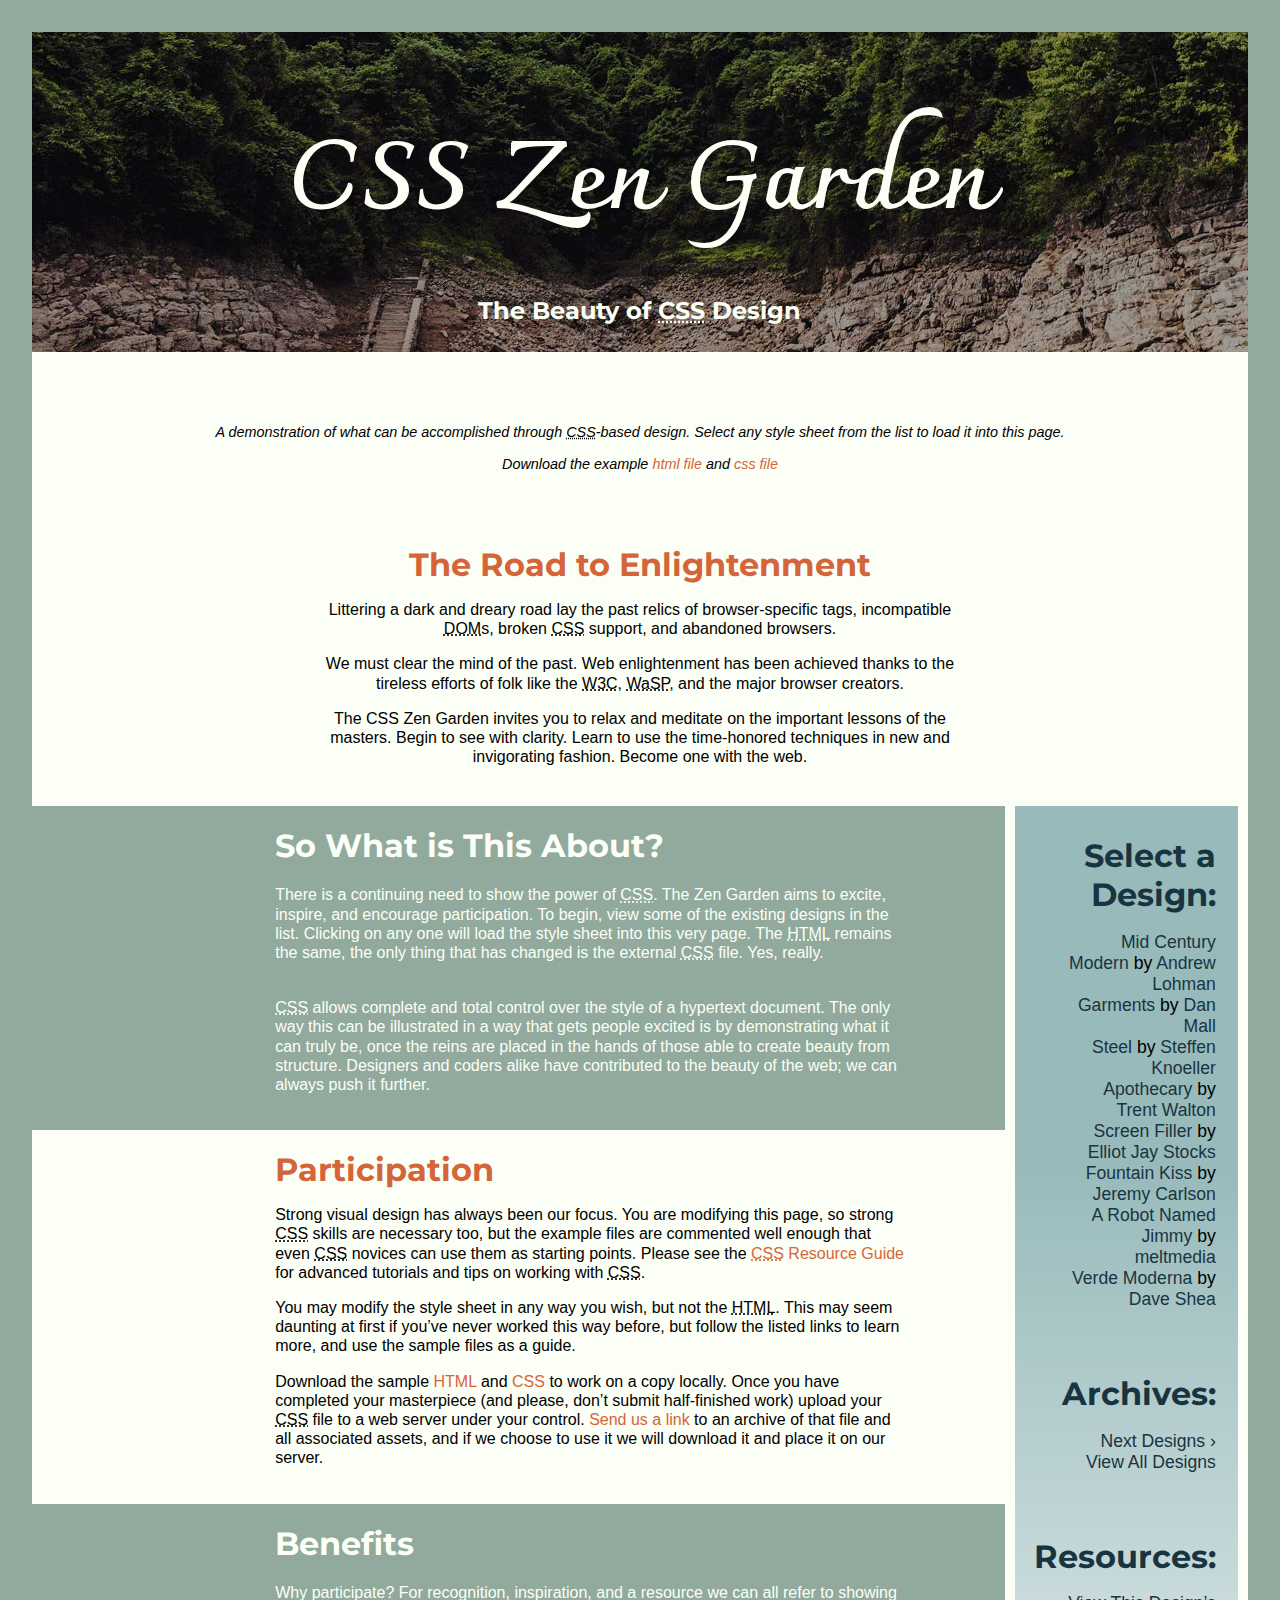
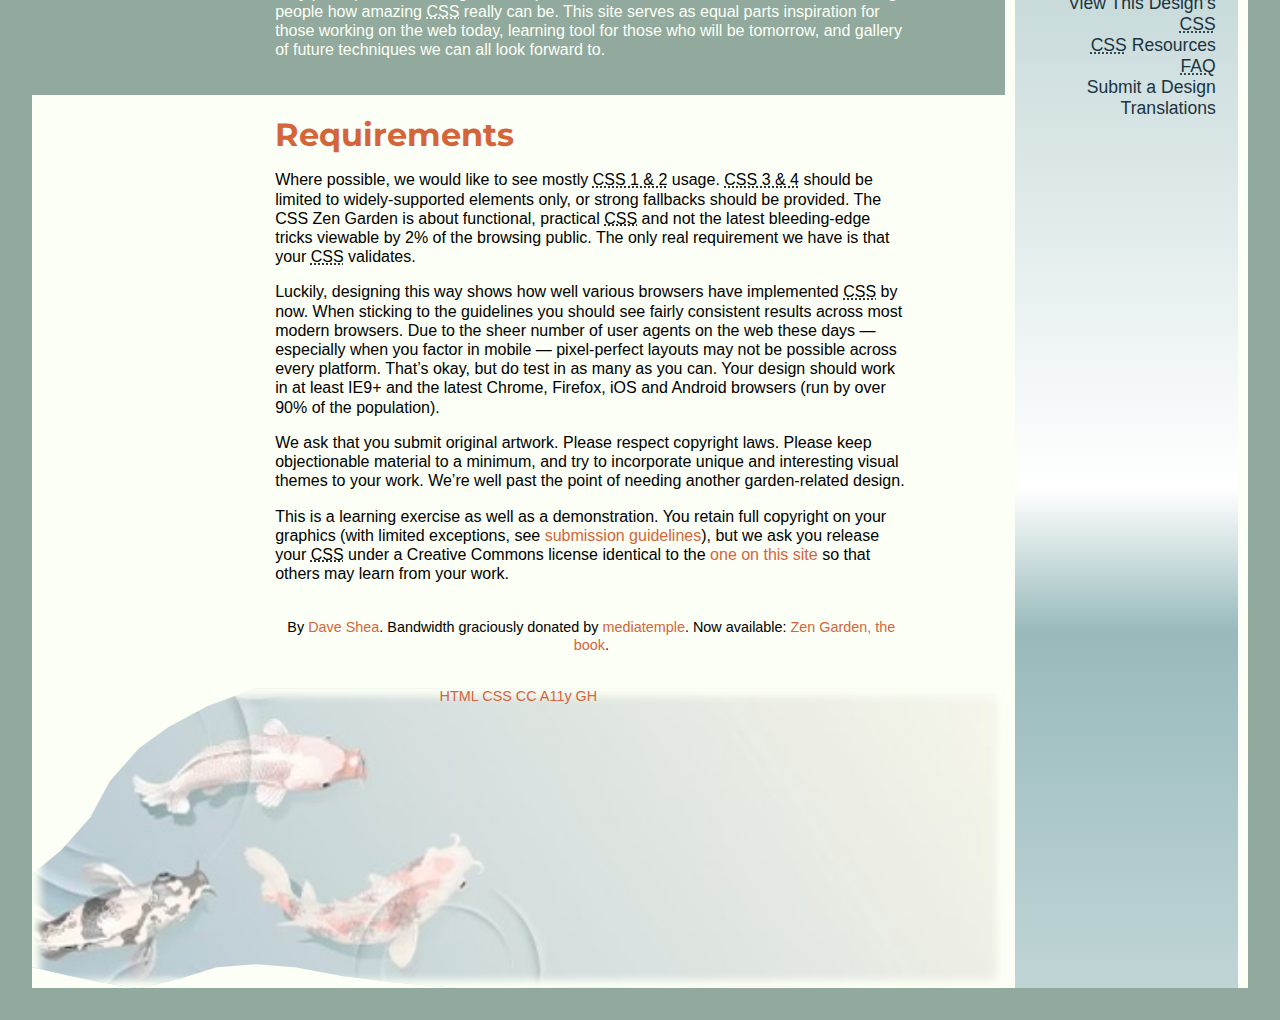
<file: index.html>
<!DOCTYPE html>
<html lang="en">
<head>
	<meta charset="utf-8">
	<title>CSS Zen Garden: The Beauty of CSS Design</title>

	<link rel="stylesheet" media="screen" href="index.css">
	<link rel="alternate" type="application/rss+xml" title="RSS" href="http://www.csszengarden.com/zengarden.xml">

	<meta name="viewport" content="width=device-width, initial-scale=1.0">
	<meta name="author" content="Dave Shea">
	<meta name="description" content="A demonstration of what can be accomplished visually through CSS-based design.">
	<meta name="robots" content="all">


	<!--[if lt IE 9]>
	<script src="script/html5shiv.js"></script>
	<![endif]-->
</head>

<!--



	View source is a feature, not a bug. Thanks for your curiosity and
	interest in participating!

	Here are the submission guidelines for the new and improved csszengarden.com:

	- CSS3? Of course! Prefix for ALL browsers where necessary.
	- go responsive; test your layout at multiple screen sizes.
	- your browser testing baseline: IE9+, recent Chrome/Firefox/Safari, and iOS/Android
	- Graceful degradation is acceptable, and in fact highly encouraged.
	- use classes for styling. Don't use ids.
	- web fonts are cool, just make sure you have a license to share the files. Hosted 
	  services that are applied via the CSS file (ie. Google Fonts) will work fine, but
	  most that require custom HTML won't. TypeKit is supported, see the readme on this
	  page for usage instructions: https://github.com/mezzoblue/csszengarden.com/

	And a few tips on building your CSS file:

	- use :first-child, :last-child and :nth-child to get at non-classed elements
	- use ::before and ::after to create pseudo-elements for extra styling
	- use multiple background images to apply as many as you need to any element
	- use the Kellum Method for image replacement, if still needed. http://goo.gl/GXxdI
	- don't rely on the extra divs at the bottom. Use ::before and ::after instead.

		
-->

<body id="css-zen-garden">
<div class="page-wrapper">

	<section class="intro" id="zen-intro">
		<header role="banner">
			<h1>CSS Zen Garden</h1>
			<h2>The Beauty of <abbr title="Cascading Style Sheets">CSS</abbr> Design</h2>
		</header>

		<div class="summary" id="zen-summary" role="article">
			<p>A demonstration of what can be accomplished through <abbr title="Cascading Style Sheets">CSS</abbr>-based design. Select any style sheet from the list to load it into this page.</p>
			<p>Download the example <a href="/examples/index" title="This page's source HTML code, not to be modified.">html file</a> and <a href="/examples/style.css" title="This page's sample CSS, the file you may modify.">css file</a></p>
		</div>

		<div class="preamble" id="zen-preamble" role="article">
			<h3>The Road to Enlightenment</h3>
			<p>Littering a dark and dreary road lay the past relics of browser-specific tags, incompatible <abbr title="Document Object Model">DOM</abbr>s, broken <abbr title="Cascading Style Sheets">CSS</abbr> support, and abandoned browsers.</p>
			<p>We must clear the mind of the past. Web enlightenment has been achieved thanks to the tireless efforts of folk like the <abbr title="World Wide Web Consortium">W3C</abbr>, <abbr title="Web Standards Project">WaSP</abbr>, and the major browser creators.</p>
			<p>The CSS Zen Garden invites you to relax and meditate on the important lessons of the masters. Begin to see with clarity. Learn to use the time-honored techniques in new and invigorating fashion. Become one with the web.</p>
		</div>
	</section>

	<div class="main supporting" id="zen-supporting" role="main">
		<div class="explanation" id="zen-explanation" role="article">
			<h3>So What is This About?</h3>
			<p>There is a continuing need to show the power of <abbr title="Cascading Style Sheets">CSS</abbr>. The Zen Garden aims to excite, inspire, and encourage participation. To begin, view some of the existing designs in the list. Clicking on any one will load the style sheet into this very page. The <abbr title="HyperText Markup Language">HTML</abbr> remains the same, the only thing that has changed is the external <abbr title="Cascading Style Sheets">CSS</abbr> file. Yes, really.</p>
			<p><abbr title="Cascading Style Sheets">CSS</abbr> allows complete and total control over the style of a hypertext document. The only way this can be illustrated in a way that gets people excited is by demonstrating what it can truly be, once the reins are placed in the hands of those able to create beauty from structure. Designers and coders alike have contributed to the beauty of the web; we can always push it further.</p>
		</div>

		<div class="participation" id="zen-participation" role="article">
			<h3>Participation</h3>
			<p>Strong visual design has always been our focus. You are modifying this page, so strong <abbr title="Cascading Style Sheets">CSS</abbr> skills are necessary too, but the example files are commented well enough that even <abbr title="Cascading Style Sheets">CSS</abbr> novices can use them as starting points. Please see the <a href="http://www.mezzoblue.com/zengarden/resources/" title="A listing of CSS-related resources"><abbr title="Cascading Style Sheets">CSS</abbr> Resource Guide</a> for advanced tutorials and tips on working with <abbr title="Cascading Style Sheets">CSS</abbr>.</p>
			<p>You may modify the style sheet in any way you wish, but not the <abbr title="HyperText Markup Language">HTML</abbr>. This may seem daunting at first if you&#8217;ve never worked this way before, but follow the listed links to learn more, and use the sample files as a guide.</p>
			<p>Download the sample <a href="/examples/index" title="This page's source HTML code, not to be modified.">HTML</a> and <a href="/examples/style.css" title="This page's sample CSS, the file you may modify.">CSS</a> to work on a copy locally. Once you have completed your masterpiece (and please, don&#8217;t submit half-finished work) upload your <abbr title="Cascading Style Sheets">CSS</abbr> file to a web server under your control. <a href="http://www.mezzoblue.com/zengarden/submit/" title="Use the contact form to send us your CSS file">Send us a link</a> to an archive of that file and all associated assets, and if we choose to use it we will download it and place it on our server.</p>
		</div>

		<div class="benefits" id="zen-benefits" role="article">
			<h3>Benefits</h3>
			<p>Why participate? For recognition, inspiration, and a resource we can all refer to showing people how amazing <abbr title="Cascading Style Sheets">CSS</abbr> really can be. This site serves as equal parts inspiration for those working on the web today, learning tool for those who will be tomorrow, and gallery of future techniques we can all look forward to.</p>
		</div>

		<div class="requirements" id="zen-requirements" role="article">
			<h3>Requirements</h3>
			<p>Where possible, we would like to see mostly <abbr title="Cascading Style Sheets, levels 1 and 2">CSS 1 &amp; 2</abbr> usage. <abbr title="Cascading Style Sheets, levels 3 and 4">CSS 3 &amp; 4</abbr> should be limited to widely-supported elements only, or strong fallbacks should be provided. The CSS Zen Garden is about functional, practical <abbr title="Cascading Style Sheets">CSS</abbr> and not the latest bleeding-edge tricks viewable by 2% of the browsing public. The only real requirement we have is that your <abbr title="Cascading Style Sheets">CSS</abbr> validates.</p>
			<p>Luckily, designing this way shows how well various browsers have implemented <abbr title="Cascading Style Sheets">CSS</abbr> by now. When sticking to the guidelines you should see fairly consistent results across most modern browsers. Due to the sheer number of user agents on the web these days &#8212; especially when you factor in mobile &#8212; pixel-perfect layouts may not be possible across every platform. That&#8217;s okay, but do test in as many as you can. Your design should work in at least IE9+ and the latest Chrome, Firefox, iOS and Android browsers (run by over 90% of the population).</p>
			<p>We ask that you submit original artwork. Please respect copyright laws. Please keep objectionable material to a minimum, and try to incorporate unique and interesting visual themes to your work. We&#8217;re well past the point of needing another garden-related design.</p>
			<p>This is a learning exercise as well as a demonstration. You retain full copyright on your graphics (with limited exceptions, see <a href="http://www.mezzoblue.com/zengarden/submit/guidelines/">submission guidelines</a>), but we ask you release your <abbr title="Cascading Style Sheets">CSS</abbr> under a Creative Commons license identical to the <a href="http://creativecommons.org/licenses/by-nc-sa/3.0/" title="View the Zen Garden's license information.">one on this site</a> so that others may learn from your work.</p>
			<p role="contentinfo">By <a href="http://www.mezzoblue.com/">Dave Shea</a>. Bandwidth graciously donated by <a href="http://www.mediatemple.net/">mediatemple</a>. Now available: <a href="http://www.amazon.com/exec/obidos/ASIN/0321303474/mezzoblue-20/">Zen Garden, the book</a>.</p>
		</div>

		<footer>
			<a href="http://validator.w3.org/check/referer" title="Check the validity of this site&#8217;s HTML" class="zen-validate-html">HTML</a>
			<a href="http://jigsaw.w3.org/css-validator/check/referer" title="Check the validity of this site&#8217;s CSS" class="zen-validate-css">CSS</a>
			<a href="http://creativecommons.org/licenses/by-nc-sa/3.0/" title="View the Creative Commons license of this site: Attribution-NonCommercial-ShareAlike." class="zen-license">CC</a>
			<a href="http://mezzoblue.com/zengarden/faq/#aaa" title="Read about the accessibility of this site" class="zen-accessibility">A11y</a>
			<a href="https://github.com/mezzoblue/csszengarden.com" title="Fork this site on Github" class="zen-github">GH</a>
		</footer>

	</div>


	<aside class="sidebar" role="complementary">
		<div class="wrapper">

			<div class="design-selection" id="design-selection">
				<h3 class="select">Select a Design:</h3>
				<nav role="navigation">
					<ul>
					<li>
						<a href="/221/" class="design-name">Mid Century Modern</a> by						<a href="http://andrewlohman.com/" class="designer-name">Andrew Lohman</a>
					</li>					<li>
						<a href="/220/" class="design-name">Garments</a> by						<a href="http://danielmall.com/" class="designer-name">Dan Mall</a>
					</li>					<li>
						<a href="/219/" class="design-name">Steel</a> by						<a href="http://steffen-knoeller.de" class="designer-name">Steffen Knoeller</a>
					</li>					<li>
						<a href="/218/" class="design-name">Apothecary</a> by						<a href="http://trentwalton.com" class="designer-name">Trent Walton</a>
					</li>					<li>
						<a href="/217/" class="design-name">Screen Filler</a> by						<a href="http://elliotjaystocks.com/" class="designer-name">Elliot Jay Stocks</a>
					</li>					<li>
						<a href="/216/" class="design-name">Fountain Kiss</a> by						<a href="http://jeremycarlson.com" class="designer-name">Jeremy Carlson</a>
					</li>					<li>
						<a href="/215/" class="design-name">A Robot Named Jimmy</a> by						<a href="http://meltmedia.com/" class="designer-name">meltmedia</a>
					</li>					<li>
						<a href="/214/" class="design-name">Verde Moderna</a> by						<a href="http://www.mezzoblue.com/" class="designer-name">Dave Shea</a>
					</li>					</ul>
				</nav>
			</div>

			<div class="design-archives" id="design-archives">
				<h3 class="archives">Archives:</h3>
				<nav role="navigation">
					<ul>
						<li class="next">
							<a href="/214/page1">
								Next Designs <span class="indicator">&rsaquo;</span>
							</a>
						</li>
						<li class="viewall">
							<a href="http://www.mezzoblue.com/zengarden/alldesigns/" title="View every submission to the Zen Garden.">
								View All Designs							</a>
						</li>
					</ul>
				</nav>
			</div>

			<div class="zen-resources" id="zen-resources">
				<h3 class="resources">Resources:</h3>
				<ul>
					<li class="view-css">
						<a href="style.css" title="View the source CSS file of the currently-viewed design.">
							View This Design&#8217;s <abbr title="Cascading Style Sheets">CSS</abbr>						</a>
					</li>
					<li class="css-resources">
						<a href="http://www.mezzoblue.com/zengarden/resources/" title="Links to great sites with information on using CSS.">
							<abbr title="Cascading Style Sheets">CSS</abbr> Resources						</a>
					</li>
					<li class="zen-faq">
						<a href="http://www.mezzoblue.com/zengarden/faq/" title="A list of Frequently Asked Questions about the Zen Garden.">
							<abbr title="Frequently Asked Questions">FAQ</abbr>						</a>
					</li>
					<li class="zen-submit">
						<a href="http://www.mezzoblue.com/zengarden/submit/" title="Send in your own CSS file.">
							Submit a Design						</a>
					</li>
					<li class="zen-translations">
						<a href="http://www.mezzoblue.com/zengarden/translations/" title="View translated versions of this page.">
							Translations						</a>
					</li>
				</ul>
			</div>
		</div>
	</aside>


</div>

<!--

	These superfluous divs/spans were originally provided as catch-alls to add extra imagery.
	These days we have full ::before and ::after support, favour using those instead.
	These only remain for historical design compatibility. They might go away one day.
		
-->
<div class="extra1" role="presentation"></div> <!--waterfall animation-->
<div class="extra2" role="presentation"></div> <!--waterfall animation-->
<div class="extra3" role="presentation"></div> <!--waterfall animation-->
<div class="extra4" role="presentation"></div>
<div class="colorBox1" role="presentation"></div> 
<div class="colorBox2" role="presentation"></div> 

</body>
</html>
</file>
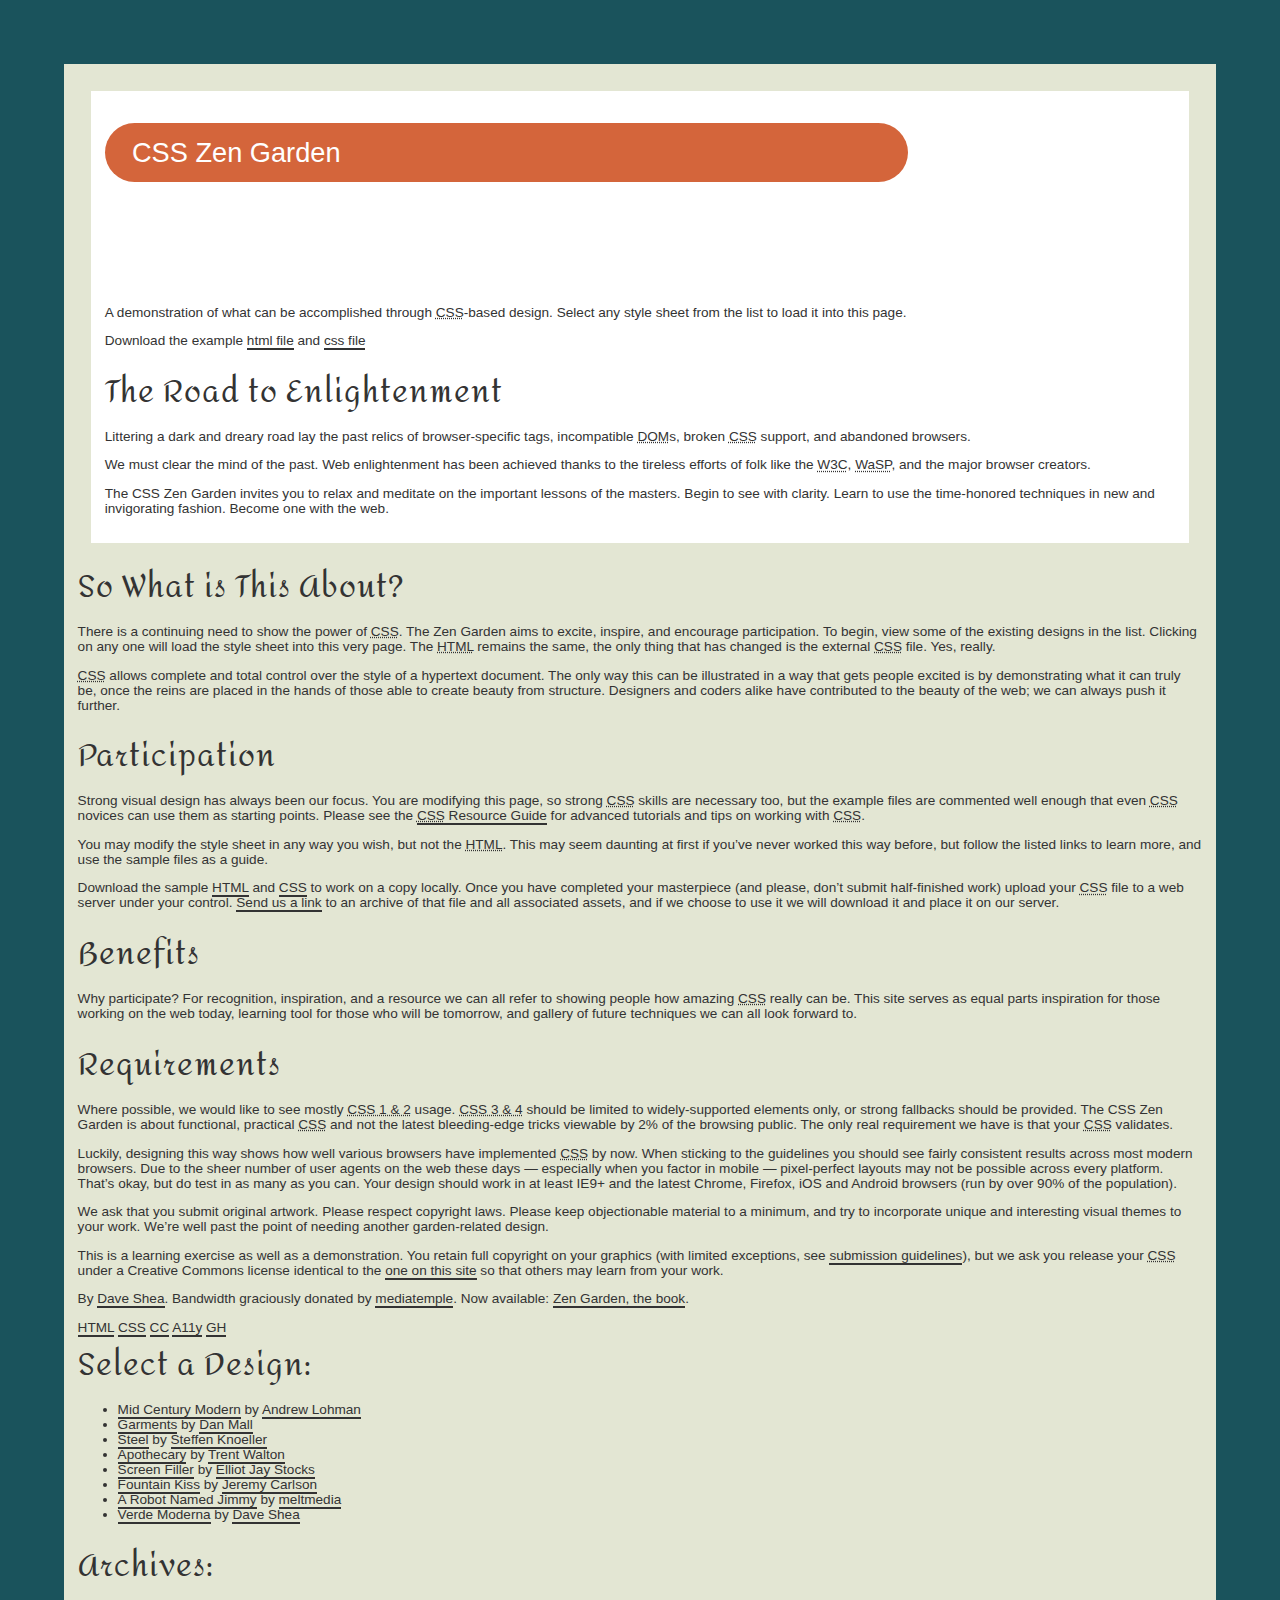
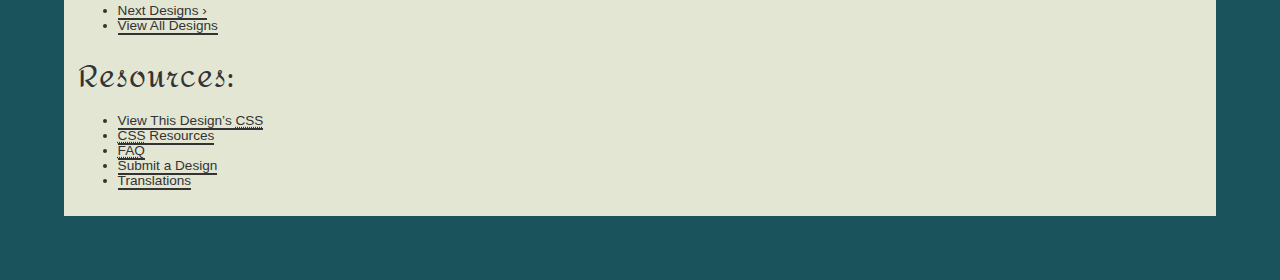
<file: Style Guide/index.html>
<!DOCTYPE html>
<html lang="en">
  <head>
    <meta charset="UTF-8" />
    <meta name="viewport" content="width=device-width, initial-scale=1.0" />
    <title>Zen style guide</title>
    <link rel="stylesheet" href="style.css" />
  </head>
  <body>
    <div class="page-wrapper">
      <section class="intro" id="zen-intro">
        <header role="banner">
          <h1>CSS Zen Garden</h1>
          <h2>
            The Beauty of <abbr title="Cascading Style Sheets">CSS</abbr> Design
          </h2>
        </header>

        <div class="summary" id="zen-summary" role="article">
          <p>
            A demonstration of what can be accomplished through
            <abbr title="Cascading Style Sheets">CSS</abbr>-based design. Select
            any style sheet from the list to load it into this page.
          </p>
          <p>
            Download the example
            <a
              href="/examples/index"
              title="This page's source HTML code, not to be modified."
              >html file</a
            >
            and
            <a
              href="/examples/style.css"
              title="This page's sample CSS, the file you may modify."
              >css file</a
            >
          </p>
        </div>

        <div class="preamble" id="zen-preamble" role="article">
          <h3>The Road to Enlightenment</h3>
          <p>
            Littering a dark and dreary road lay the past relics of
            browser-specific tags, incompatible
            <abbr title="Document Object Model">DOM</abbr>s, broken
            <abbr title="Cascading Style Sheets">CSS</abbr> support, and
            abandoned browsers.
          </p>
          <p>
            We must clear the mind of the past. Web enlightenment has been
            achieved thanks to the tireless efforts of folk like the
            <abbr title="World Wide Web Consortium">W3C</abbr>,
            <abbr title="Web Standards Project">WaSP</abbr>, and the major
            browser creators.
          </p>
          <p>
            The CSS Zen Garden invites you to relax and meditate on the
            important lessons of the masters. Begin to see with clarity. Learn
            to use the time-honored techniques in new and invigorating fashion.
            Become one with the web.
          </p>
        </div>
      </section>

      <div class="main supporting" id="zen-supporting" role="main">
        <div class="explanation" id="zen-explanation" role="article">
          <h3>So What is This About?</h3>
          <p>
            There is a continuing need to show the power of
            <abbr title="Cascading Style Sheets">CSS</abbr>. The Zen Garden aims
            to excite, inspire, and encourage participation. To begin, view some
            of the existing designs in the list. Clicking on any one will load
            the style sheet into this very page. The
            <abbr title="HyperText Markup Language">HTML</abbr> remains the
            same, the only thing that has changed is the external
            <abbr title="Cascading Style Sheets">CSS</abbr> file. Yes, really.
          </p>
          <p>
            <abbr title="Cascading Style Sheets">CSS</abbr> allows complete and
            total control over the style of a hypertext document. The only way
            this can be illustrated in a way that gets people excited is by
            demonstrating what it can truly be, once the reins are placed in the
            hands of those able to create beauty from structure. Designers and
            coders alike have contributed to the beauty of the web; we can
            always push it further.
          </p>
        </div>

        <div class="participation" id="zen-participation" role="article">
          <h3>Participation</h3>
          <p>
            Strong visual design has always been our focus. You are modifying
            this page, so strong
            <abbr title="Cascading Style Sheets">CSS</abbr> skills are necessary
            too, but the example files are commented well enough that even
            <abbr title="Cascading Style Sheets">CSS</abbr> novices can use them
            as starting points. Please see the
            <a
              href="http://www.mezzoblue.com/zengarden/resources/"
              title="A listing of CSS-related resources"
              ><abbr title="Cascading Style Sheets">CSS</abbr> Resource Guide</a
            >
            for advanced tutorials and tips on working with
            <abbr title="Cascading Style Sheets">CSS</abbr>.
          </p>
          <p>
            You may modify the style sheet in any way you wish, but not the
            <abbr title="HyperText Markup Language">HTML</abbr>. This may seem
            daunting at first if you&#8217;ve never worked this way before, but
            follow the listed links to learn more, and use the sample files as a
            guide.
          </p>
          <p>
            Download the sample
            <a
              href="/examples/index"
              title="This page's source HTML code, not to be modified."
              >HTML</a
            >
            and
            <a
              href="/examples/style.css"
              title="This page's sample CSS, the file you may modify."
              >CSS</a
            >
            to work on a copy locally. Once you have completed your masterpiece
            (and please, don&#8217;t submit half-finished work) upload your
            <abbr title="Cascading Style Sheets">CSS</abbr> file to a web server
            under your control.
            <a
              href="http://www.mezzoblue.com/zengarden/submit/"
              title="Use the contact form to send us your CSS file"
              >Send us a link</a
            >
            to an archive of that file and all associated assets, and if we
            choose to use it we will download it and place it on our server.
          </p>
        </div>

        <div class="benefits" id="zen-benefits" role="article">
          <h3>Benefits</h3>
          <p>
            Why participate? For recognition, inspiration, and a resource we can
            all refer to showing people how amazing
            <abbr title="Cascading Style Sheets">CSS</abbr> really can be. This
            site serves as equal parts inspiration for those working on the web
            today, learning tool for those who will be tomorrow, and gallery of
            future techniques we can all look forward to.
          </p>
        </div>

        <div class="requirements" id="zen-requirements" role="article">
          <h3>Requirements</h3>
          <p>
            Where possible, we would like to see mostly
            <abbr title="Cascading Style Sheets, levels 1 and 2"
              >CSS 1 &amp; 2</abbr
            >
            usage.
            <abbr title="Cascading Style Sheets, levels 3 and 4"
              >CSS 3 &amp; 4</abbr
            >
            should be limited to widely-supported elements only, or strong
            fallbacks should be provided. The CSS Zen Garden is about
            functional, practical
            <abbr title="Cascading Style Sheets">CSS</abbr> and not the latest
            bleeding-edge tricks viewable by 2% of the browsing public. The only
            real requirement we have is that your
            <abbr title="Cascading Style Sheets">CSS</abbr> validates.
          </p>
          <p>
            Luckily, designing this way shows how well various browsers have
            implemented <abbr title="Cascading Style Sheets">CSS</abbr> by now.
            When sticking to the guidelines you should see fairly consistent
            results across most modern browsers. Due to the sheer number of user
            agents on the web these days &#8212; especially when you factor in
            mobile &#8212; pixel-perfect layouts may not be possible across
            every platform. That&#8217;s okay, but do test in as many as you
            can. Your design should work in at least IE9+ and the latest Chrome,
            Firefox, iOS and Android browsers (run by over 90% of the
            population).
          </p>
          <p>
            We ask that you submit original artwork. Please respect copyright
            laws. Please keep objectionable material to a minimum, and try to
            incorporate unique and interesting visual themes to your work.
            We&#8217;re well past the point of needing another garden-related
            design.
          </p>
          <p>
            This is a learning exercise as well as a demonstration. You retain
            full copyright on your graphics (with limited exceptions, see
            <a href="http://www.mezzoblue.com/zengarden/submit/guidelines/"
              >submission guidelines</a
            >), but we ask you release your
            <abbr title="Cascading Style Sheets">CSS</abbr> under a Creative
            Commons license identical to the
            <a
              href="http://creativecommons.org/licenses/by-nc-sa/3.0/"
              title="View the Zen Garden's license information."
              >one on this site</a
            >
            so that others may learn from your work.
          </p>
          <p role="contentinfo">
            By <a href="http://www.mezzoblue.com/">Dave Shea</a>. Bandwidth
            graciously donated by
            <a href="http://www.mediatemple.net/">mediatemple</a>. Now
            available:
            <a
              href="http://www.amazon.com/exec/obidos/ASIN/0321303474/mezzoblue-20/"
              >Zen Garden, the book</a
            >.
          </p>
        </div>

        <footer>
          <a
            href="http://validator.w3.org/check/referer"
            title="Check the validity of this site&#8217;s HTML"
            class="zen-validate-html"
            >HTML</a
          >
          <a
            href="http://jigsaw.w3.org/css-validator/check/referer"
            title="Check the validity of this site&#8217;s CSS"
            class="zen-validate-css"
            >CSS</a
          >
          <a
            href="http://creativecommons.org/licenses/by-nc-sa/3.0/"
            title="View the Creative Commons license of this site: Attribution-NonCommercial-ShareAlike."
            class="zen-license"
            >CC</a
          >
          <a
            href="http://mezzoblue.com/zengarden/faq/#aaa"
            title="Read about the accessibility of this site"
            class="zen-accessibility"
            >A11y</a
          >
          <a
            href="https://github.com/mezzoblue/csszengarden.com"
            title="Fork this site on Github"
            class="zen-github"
            >GH</a
          >
        </footer>
      </div>

      <aside class="sidebar" role="complementary">
        <div class="wrapper">
          <div class="design-selection" id="design-selection">
            <h3 class="select">Select a Design:</h3>
            <nav role="navigation">
              <ul>
                <li>
                  <a href="/221/" class="design-name">Mid Century Modern</a> by
                  <a href="http://andrewlohman.com/" class="designer-name"
                    >Andrew Lohman</a
                  >
                </li>
                <li>
                  <a href="/220/" class="design-name">Garments</a> by
                  <a href="http://danielmall.com/" class="designer-name"
                    >Dan Mall</a
                  >
                </li>
                <li>
                  <a href="/219/" class="design-name">Steel</a> by
                  <a href="http://steffen-knoeller.de" class="designer-name"
                    >Steffen Knoeller</a
                  >
                </li>
                <li>
                  <a href="/218/" class="design-name">Apothecary</a> by
                  <a href="http://trentwalton.com" class="designer-name"
                    >Trent Walton</a
                  >
                </li>
                <li>
                  <a href="/217/" class="design-name">Screen Filler</a> by
                  <a href="http://elliotjaystocks.com/" class="designer-name"
                    >Elliot Jay Stocks</a
                  >
                </li>
                <li>
                  <a href="/216/" class="design-name">Fountain Kiss</a> by
                  <a href="http://jeremycarlson.com" class="designer-name"
                    >Jeremy Carlson</a
                  >
                </li>
                <li>
                  <a href="/215/" class="design-name">A Robot Named Jimmy</a> by
                  <a href="http://meltmedia.com/" class="designer-name"
                    >meltmedia</a
                  >
                </li>
                <li>
                  <a href="/214/" class="design-name">Verde Moderna</a> by
                  <a href="http://www.mezzoblue.com/" class="designer-name"
                    >Dave Shea</a
                  >
                </li>
              </ul>
            </nav>
          </div>

          <div class="design-archives" id="design-archives">
            <h3 class="archives">Archives:</h3>
            <nav role="navigation">
              <ul>
                <li class="next">
                  <a href="/214/page1">
                    Next Designs <span class="indicator">&rsaquo;</span>
                  </a>
                </li>
                <li class="viewall">
                  <a
                    href="http://www.mezzoblue.com/zengarden/alldesigns/"
                    title="View every submission to the Zen Garden."
                  >
                    View All Designs
                  </a>
                </li>
              </ul>
            </nav>
          </div>

          <div class="zen-resources" id="zen-resources">
            <h3 class="resources">Resources:</h3>
            <ul>
              <li class="view-css">
                <a
                  href="style.css"
                  title="View the source CSS file of the currently-viewed design."
                >
                  View This Design&#8217;s
                  <abbr title="Cascading Style Sheets">CSS</abbr>
                </a>
              </li>
              <li class="css-resources">
                <a
                  href="http://www.mezzoblue.com/zengarden/resources/"
                  title="Links to great sites with information on using CSS."
                >
                  <abbr title="Cascading Style Sheets">CSS</abbr> Resources
                </a>
              </li>
              <li class="zen-faq">
                <a
                  href="http://www.mezzoblue.com/zengarden/faq/"
                  title="A list of Frequently Asked Questions about the Zen Garden."
                >
                  <abbr title="Frequently Asked Questions">FAQ</abbr>
                </a>
              </li>
              <li class="zen-submit">
                <a
                  href="http://www.mezzoblue.com/zengarden/submit/"
                  title="Send in your own CSS file."
                >
                  Submit a Design
                </a>
              </li>
              <li class="zen-translations">
                <a
                  href="http://www.mezzoblue.com/zengarden/translations/"
                  title="View translated versions of this page."
                >
                  Translations
                </a>
              </li>
            </ul>
          </div>
        </div>
      </aside>
    </div>
  </body>
</html>
</file>
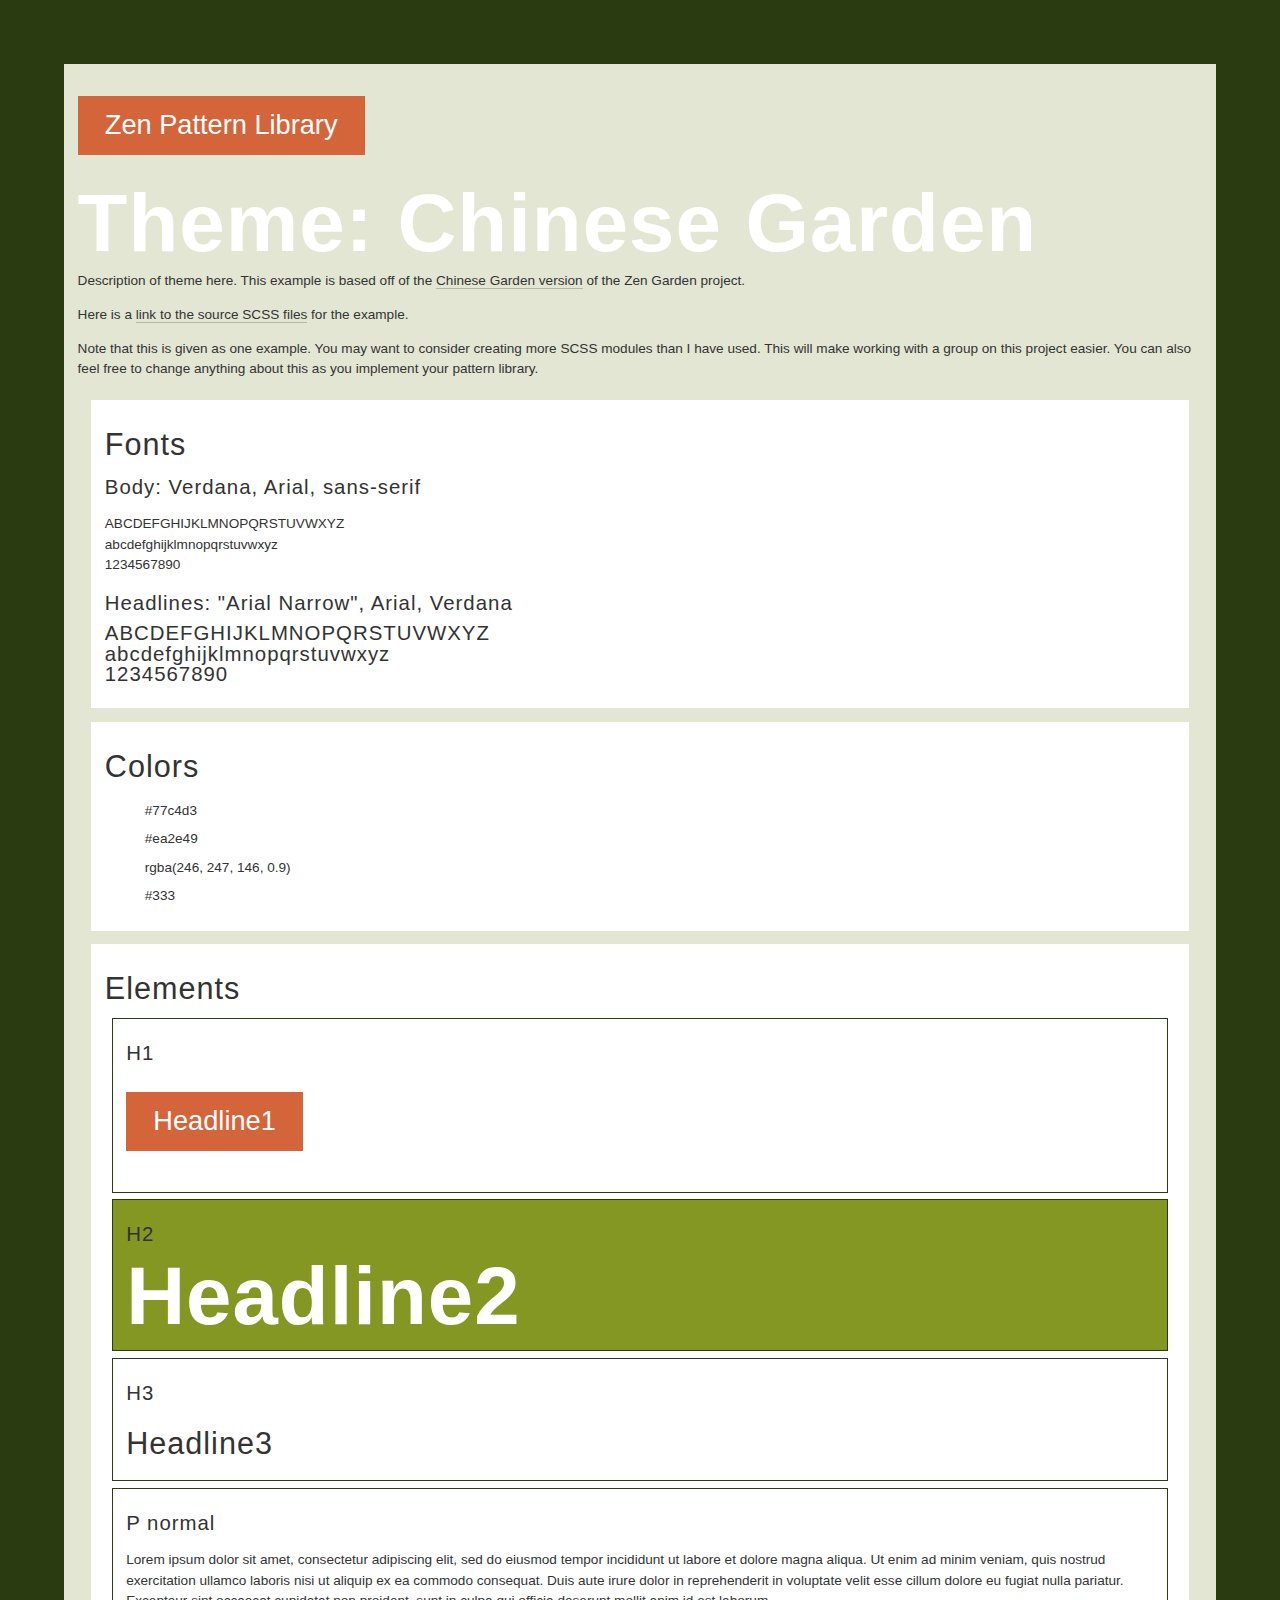
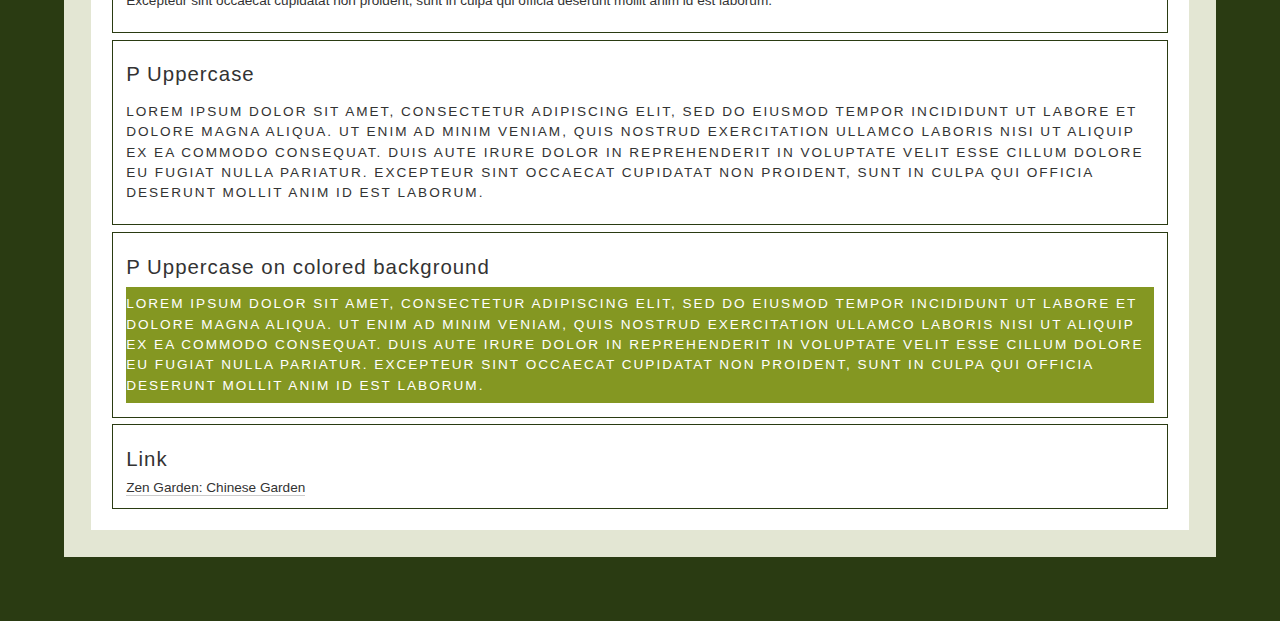
<file: pattern.html>
<!DOCTYPE html>
<html lang="en">
  <head>
    <meta charset="UTF-8" />
    <meta name="viewport" content="width=device-width, initial-scale=1.0" />
    <title>Zen Pattern Library</title>
    <link rel="stylesheet" href="style-pattern.css" />
  </head>
  <body>
    <header>
      <h1>
        Zen Pattern Library
      </h1>
    </header>
    <main>
      <h2>Theme: Chinese Garden</h2>
      <p>
        Description of theme here. This example is based off of the
        <a href="http://csszengarden.com/217/" rel="noreferrer" target="_blank"
          >Chinese Garden version</a
        >
        of the Zen Garden project.
      </p>
      <p>
        Here is a
        <a href="../zen-style.zip">link to the source SCSS files</a> for the
        example.
      </p>
      <p>
        Note that this is given as one example. You may want to consider
        creating more SCSS modules than I have used. This will make working with
        a group on this project easier. You can also feel free to change
        anything about this as you implement your pattern library.
      </p>
      <section>
        <h3>Fonts</h3>
        <h4>Body: Verdana, Arial, sans-serif</h4>
        <p>
          ABCDEFGHIJKLMNOPQRSTUVWXYZ<br />
          abcdefghijklmnopqrstuvwxyz<br />
          1234567890
        </p>
        <h4>Headlines: "Arial Narrow", Arial, Verdana</h4>
        <h4>
          ABCDEFGHIJKLMNOPQRSTUVWXYZ<br />
          abcdefghijklmnopqrstuvwxyz<br />
          1234567890
        </h4>
      </section>

      <section class="colors">
        <h3>Colors</h3>
        <figure>
          <div class="swatch primary"></div>
          <figcaption>#77c4d3</figcaption>
        </figure>
        <figure>
          <div class="swatch accent1"></div>
          <figcaption>#ea2e49</figcaption>
        </figure>
        <figure>
          <div class="swatch accent2"></div>
          <figcaption>rgba(246, 247, 146, 0.9)</figcaption>
        </figure>
        <figure>
          <div class="swatch text-dark"></div>
          <figcaption>#333</figcaption>
        </figure>
      </section>

      <section class="elements">
        <h3>Elements</h3>
        <div class="element">
          <h4>H1</h4>
          <h1>Headline1</h1>
        </div>
        <div class="element primary">
          <h4>H2</h4>
          <h2>Headline2</h2>
        </div>
        <div class="element">
          <h4>H3</h4>
          <h3>Headline3</h3>
        </div>
        <div class="element">
          <h4>P normal</h4>
          <p>
            Lorem ipsum dolor sit amet, consectetur adipiscing elit, sed do
            eiusmod tempor incididunt ut labore et dolore magna aliqua. Ut enim
            ad minim veniam, quis nostrud exercitation ullamco laboris nisi ut
            aliquip ex ea commodo consequat. Duis aute irure dolor in
            reprehenderit in voluptate velit esse cillum dolore eu fugiat nulla
            pariatur. Excepteur sint occaecat cupidatat non proident, sunt in
            culpa qui officia deserunt mollit anim id est laborum.
          </p>
        </div>
        <div class="element">
          <h4>P Uppercase</h4>
          <p class="uppercase">
            Lorem ipsum dolor sit amet, consectetur adipiscing elit, sed do
            eiusmod tempor incididunt ut labore et dolore magna aliqua. Ut enim
            ad minim veniam, quis nostrud exercitation ullamco laboris nisi ut
            aliquip ex ea commodo consequat. Duis aute irure dolor in
            reprehenderit in voluptate velit esse cillum dolore eu fugiat nulla
            pariatur. Excepteur sint occaecat cupidatat non proident, sunt in
            culpa qui officia deserunt mollit anim id est laborum.
          </p>
        </div>
        <div class="element">
          <h4>P Uppercase on colored background</h4>
          <p class="uppercase-light primary">
            Lorem ipsum dolor sit amet, consectetur adipiscing elit, sed do
            eiusmod tempor incididunt ut labore et dolore magna aliqua. Ut enim
            ad minim veniam, quis nostrud exercitation ullamco laboris nisi ut
            aliquip ex ea commodo consequat. Duis aute irure dolor in
            reprehenderit in voluptate velit esse cillum dolore eu fugiat nulla
            pariatur. Excepteur sint occaecat cupidatat non proident, sunt in
            culpa qui officia deserunt mollit anim id est laborum.
          </p>
        </div>
        <div class="element">
          <h4>Link</h4>
          <a
            href="http://csszengarden.com/217/"
            rel="noreferrer"
            target="_blank"
            >Zen Garden: Chinese Garden</a
          >
        </div>
      </section>
    </main>
  </body>
</html>
</file>
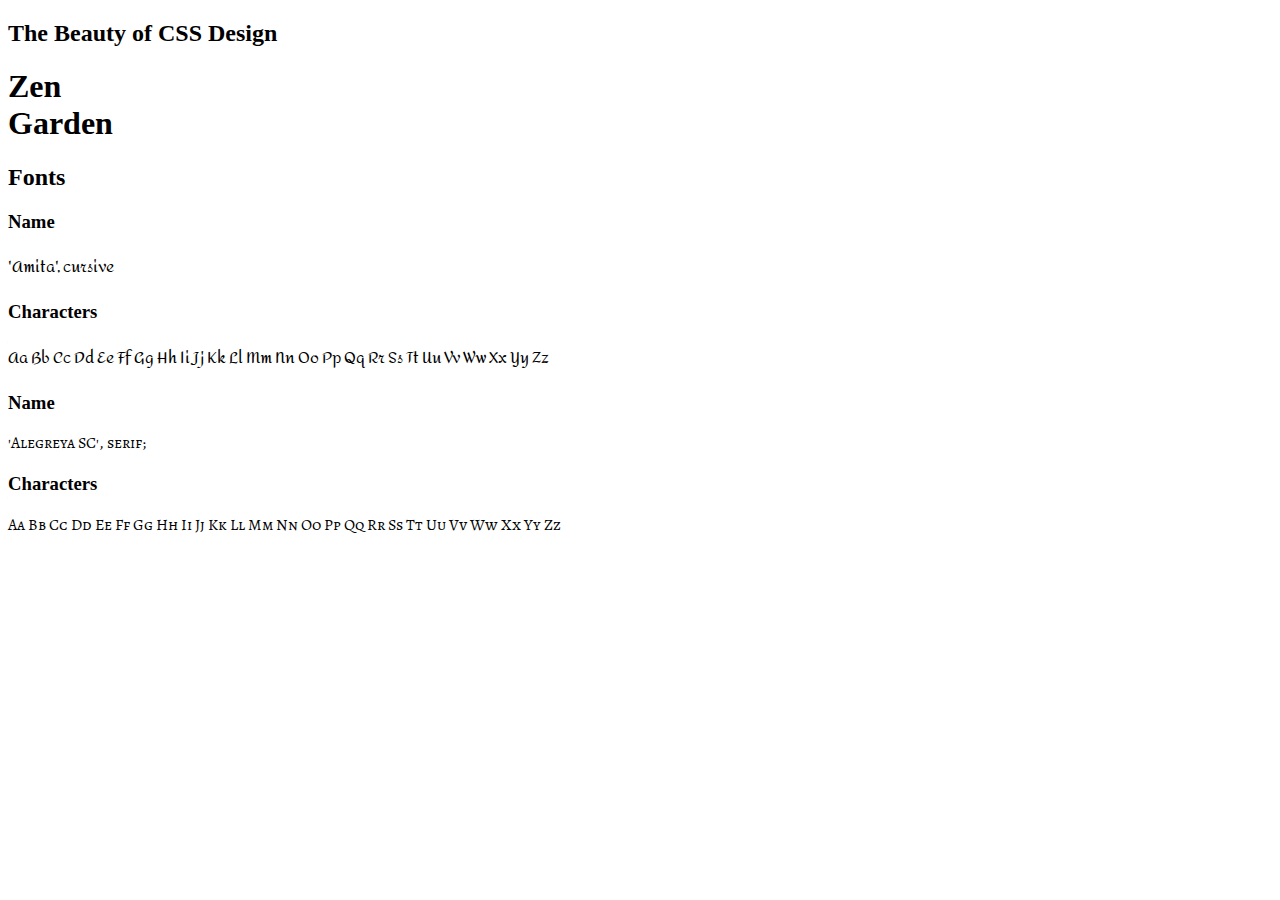
<file: style_guide.html>
<!DOCTYPE html>
<html lang="en">
<head>
    <meta charset="UTF-8">
    <meta http-equiv="X-UA-Compatible" content="IE=edge">
    <meta name="viewport" content="width=device-width, initial-scale=1.0">
    <link rel="stylesheet" href="style_guide.css">
    <title>Document</title>
</head>
<body>

    <h2>The Beauty of CSS Design</h2>
    <h1>Zen
         <br>
        Garden
    </h1>
    <h2>Fonts</h2>
    <h3>Name</h3>
    <p class="font-1">
        'Amita', cursive
    </p>
    <h3>Characters</h3>
    <p class="font-1">
        Aa Bb Cc Dd Ee Ff Gg Hh Ii Jj Kk
        Ll Mm Nn Oo Pp Qq Rr Ss Tt Uu Vv Ww Xx Yy Zz
    </p>
    <h3>Name</h3>
    <p class="font-2">
        'Alegreya SC', serif;
    </p>
    <h3>Characters</h3>
    <p class="font-2">
        Aa Bb Cc Dd Ee Ff Gg Hh Ii Jj Kk
        Ll Mm Nn Oo Pp Qq Rr Ss Tt Uu Vv Ww Xx Yy Zz
    </p>
    
</body>
</html>
</file>
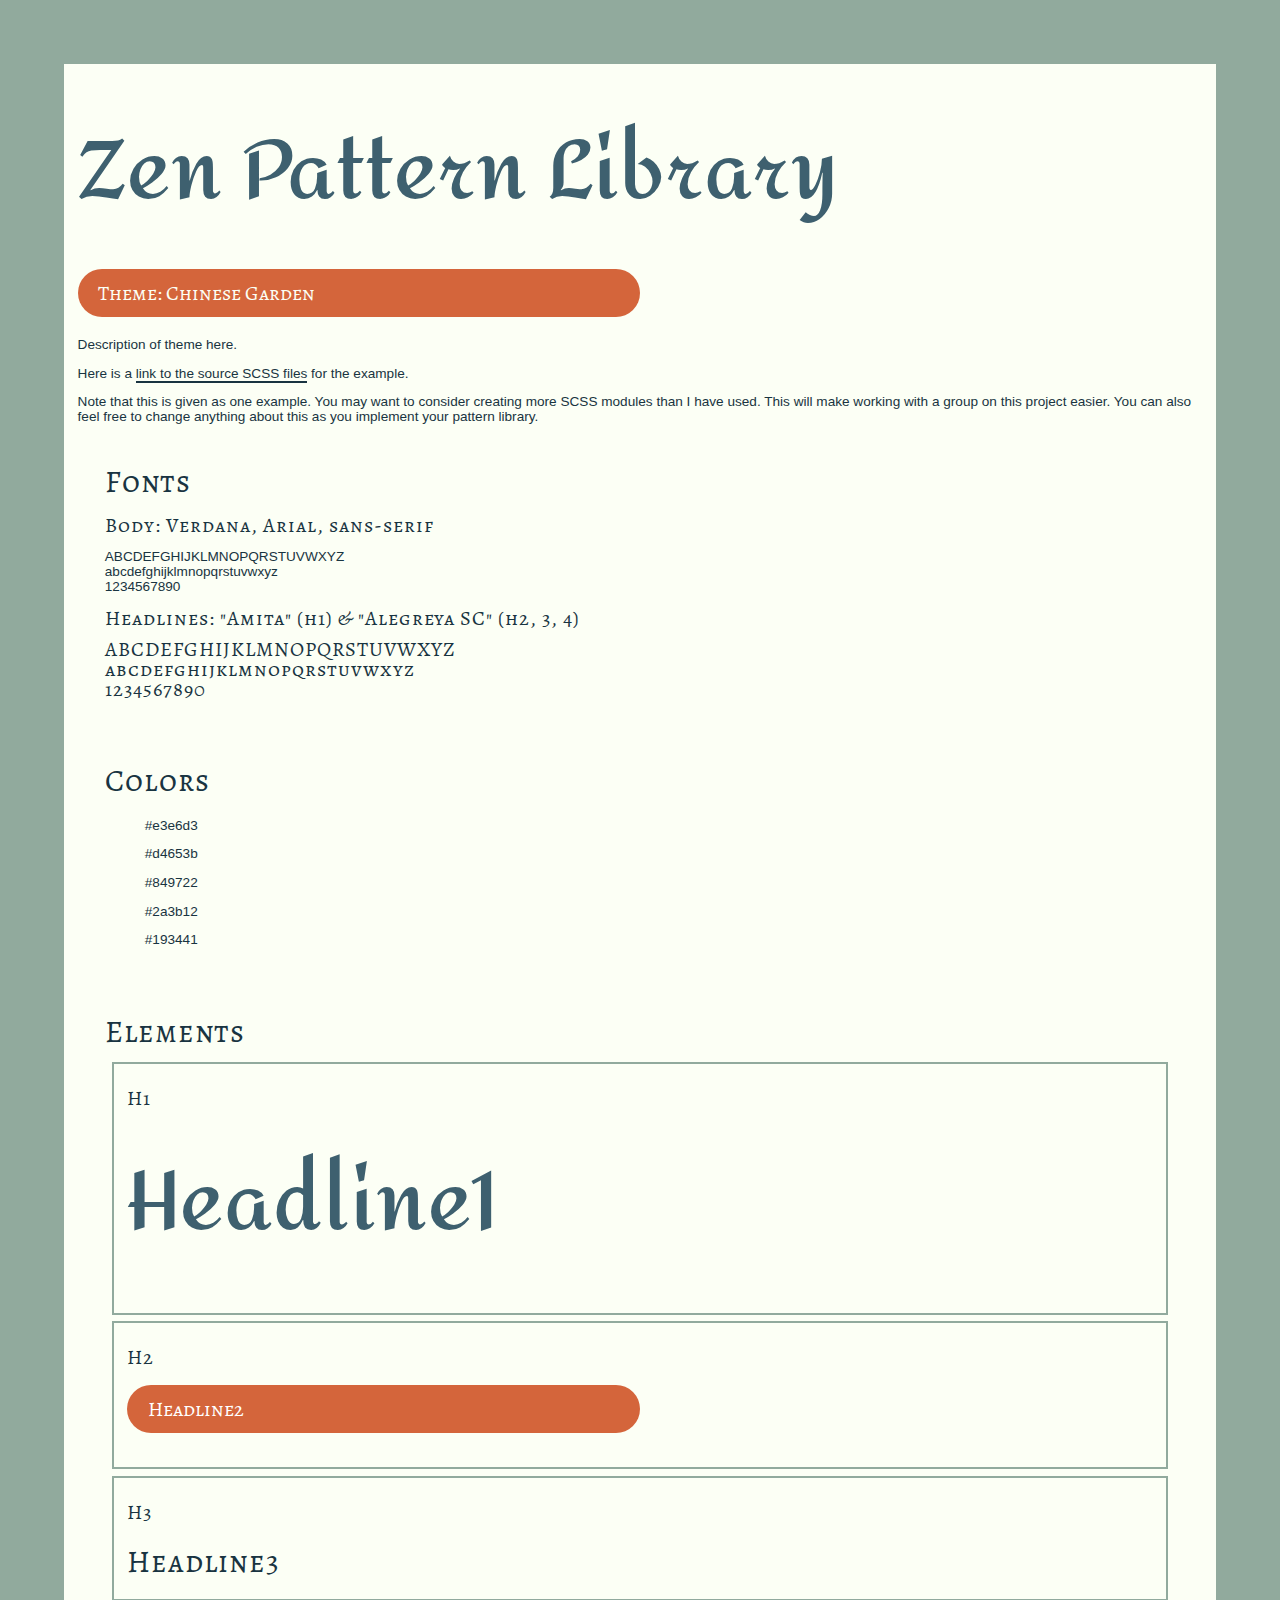
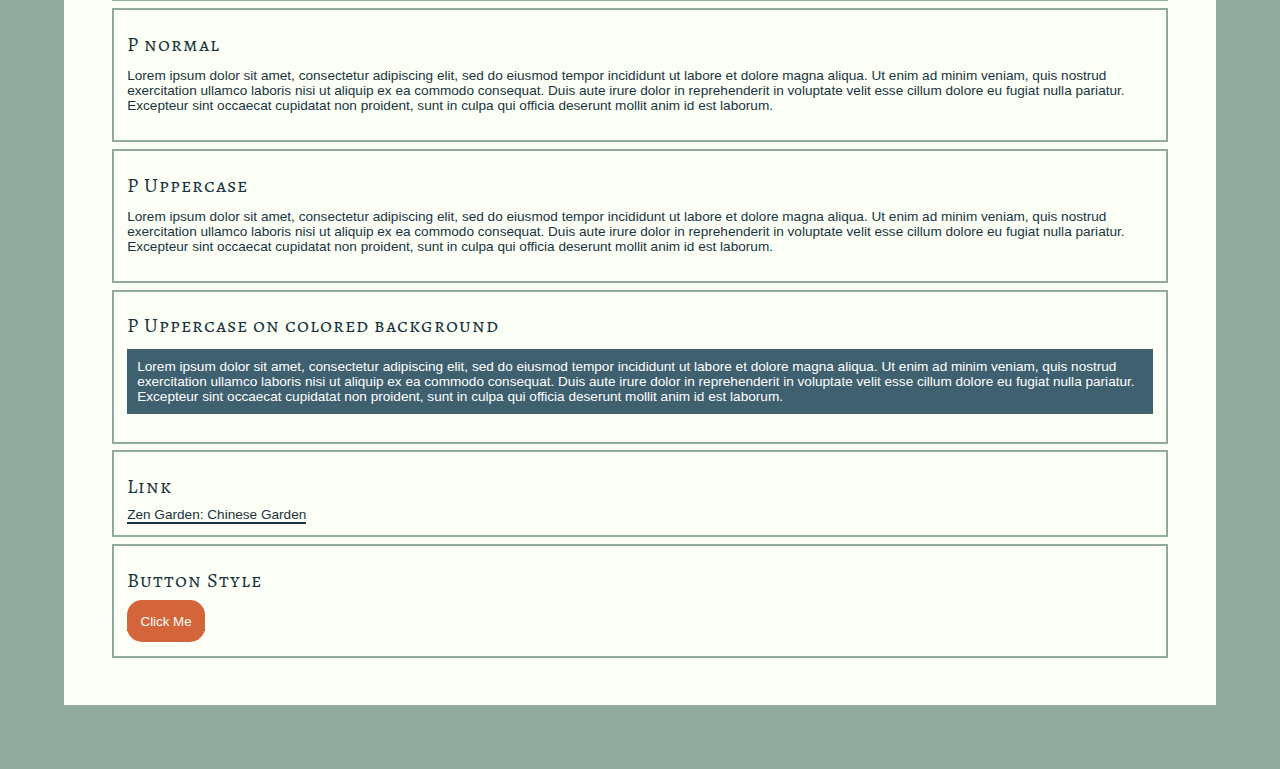
<file: Style Guide/pattern.html>
<!DOCTYPE html>
<html lang="en">
  <head>
    <meta charset="UTF-8" />
    <meta name="viewport" content="width=device-width, initial-scale=1.0" />
    <title>Zen Pattern Library</title>
    <link rel="stylesheet" href="style-pattern.css" />
  </head>
  <body>
    <header>
      <h1>
        Zen Pattern Library
      </h1>
    </header>
    <main>
      <h2 id="title">Theme: Chinese Garden</h2>
      <p>
        Description of theme here. 
      </p>
      <p>
        Here is a
        <a href="../zen-style.zip">link to the source SCSS files</a> for the
        example.
      </p>
      <p>
        Note that this is given as one example. You may want to consider
        creating more SCSS modules than I have used. This will make working with
        a group on this project easier. You can also feel free to change
        anything about this as you implement your pattern library.
      </p>
      <section>
        <h3>Fonts</h3>
        <h4>Body: Verdana, Arial, sans-serif</h4>
        <p>
          ABCDEFGHIJKLMNOPQRSTUVWXYZ<br />
          abcdefghijklmnopqrstuvwxyz<br />
          1234567890
        </p>
        <h4>Headlines: "Amita" (h1) & "Alegreya SC" (h2, 3, 4)</h4>
        <h4>
          ABCDEFGHIJKLMNOPQRSTUVWXYZ<br />
          abcdefghijklmnopqrstuvwxyz<br />
          1234567890
        </h4>
      </section>

      <section class="colors">
        <h3>Colors</h3>
        <figure>
          <div class="swatch primary"></div>
          <figcaption>#e3e6d3</figcaption>
        </figure>
        <figure>
          <div class="swatch accent1"></div>
          <figcaption>#d4653b</figcaption>
        </figure>
        <figure>
          <div class="swatch accent2"></div>
          <figcaption>#849722</figcaption>
        </figure>
        <figure>
          <div class="swatch background-color"></div>
          <figcaption>#2a3b12</figcaption>
        </figure>
        <figure>
          <div class="swatch text-dark"></div>
          <figcaption>#193441</figcaption>
        </figure>
      </section>

      <section class="elements">
        <h3>Elements</h3>
        <div class="element">
          <h4>H1</h4>
          <h1>Headline1</h1>
        </div>
        <div class="element primary">
          <h4>H2</h4>
          <h2 id="line">Headline2</h2>
        </div>
        <div class="element">
          <h4>H3</h4>
          <h3>Headline3</h3>
        </div>
        <div class="element">
          <h4>P normal</h4>
          <p>
            Lorem ipsum dolor sit amet, consectetur adipiscing elit, sed do
            eiusmod tempor incididunt ut labore et dolore magna aliqua. Ut enim
            ad minim veniam, quis nostrud exercitation ullamco laboris nisi ut
            aliquip ex ea commodo consequat. Duis aute irure dolor in
            reprehenderit in voluptate velit esse cillum dolore eu fugiat nulla
            pariatur. Excepteur sint occaecat cupidatat non proident, sunt in
            culpa qui officia deserunt mollit anim id est laborum.
          </p>
        </div>
        <div class="element">
          <h4>P Uppercase</h4>
          <p class="uppercase">
            Lorem ipsum dolor sit amet, consectetur adipiscing elit, sed do
            eiusmod tempor incididunt ut labore et dolore magna aliqua. Ut enim
            ad minim veniam, quis nostrud exercitation ullamco laboris nisi ut
            aliquip ex ea commodo consequat. Duis aute irure dolor in
            reprehenderit in voluptate velit esse cillum dolore eu fugiat nulla
            pariatur. Excepteur sint occaecat cupidatat non proident, sunt in
            culpa qui officia deserunt mollit anim id est laborum.
          </p>
        </div>
        <div class="element">
          <h4>P Uppercase on colored background</h4>
          <p class="uppercase-light primary">
            Lorem ipsum dolor sit amet, consectetur adipiscing elit, sed do
            eiusmod tempor incididunt ut labore et dolore magna aliqua. Ut enim
            ad minim veniam, quis nostrud exercitation ullamco laboris nisi ut
            aliquip ex ea commodo consequat. Duis aute irure dolor in
            reprehenderit in voluptate velit esse cillum dolore eu fugiat nulla
            pariatur. Excepteur sint occaecat cupidatat non proident, sunt in
            culpa qui officia deserunt mollit anim id est laborum.
          </p>
        </div>
        <div class="element">
          <h4>Link</h4>
          <a
            href="#"
            target="_blank"
            >Zen Garden: Chinese Garden</a
          >
        </div>
        <div class="element">
          <h4>Button Style</h4>
          <a href="#"><button>Click Me</button></a>
          
        </div>
      </section>
    </main>
  </body>
</html>
</file>
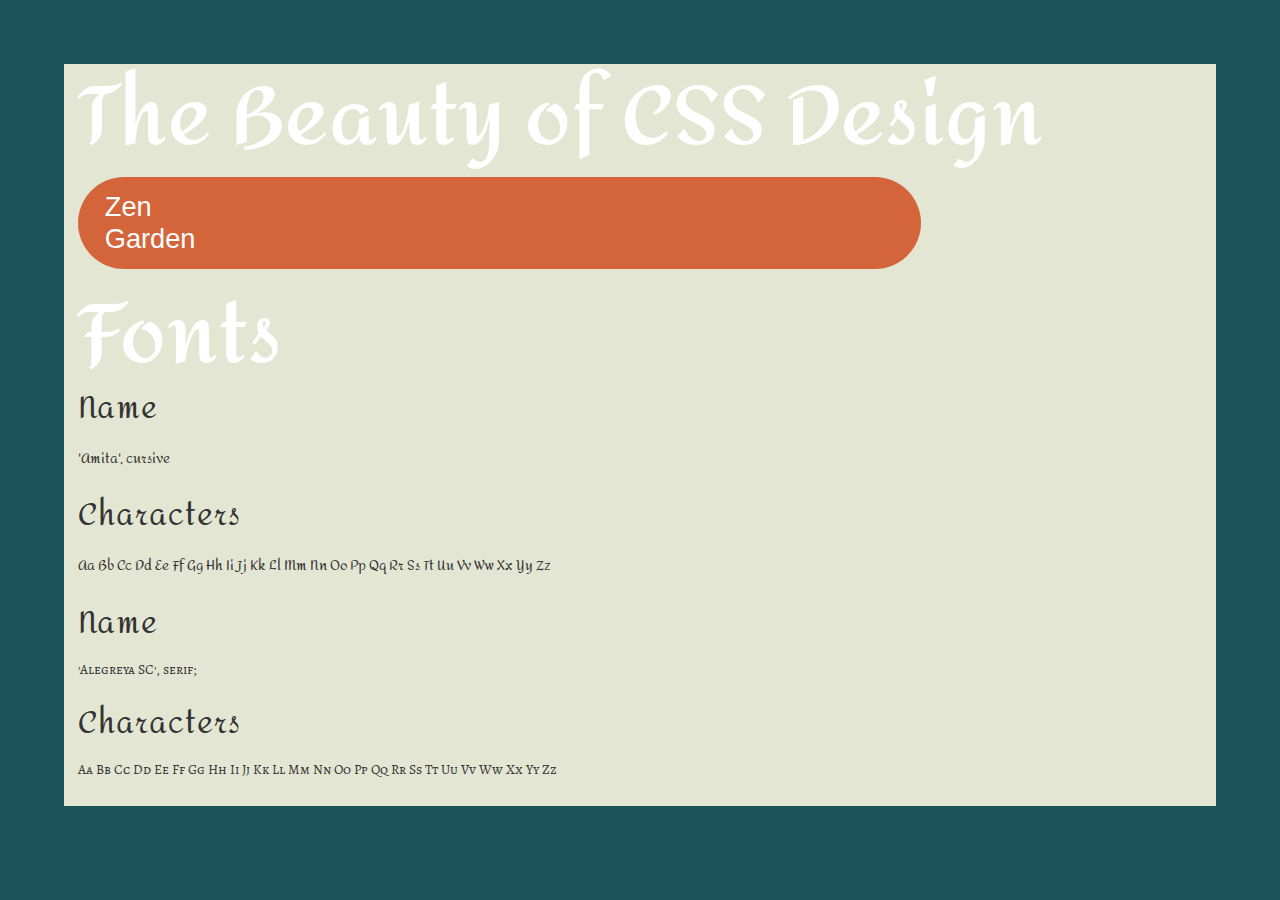
<file: Style Guide/style_guide.html>
<!DOCTYPE html>
<html lang="en">
<head>
    <meta charset="UTF-8">
    <meta http-equiv="X-UA-Compatible" content="IE=edge">
    <meta name="viewport" content="width=device-width, initial-scale=1.0">
    <link href="style.css" rel="stylesheet">
    <title>Style Guide</title>
</head>
<body>

    <h2>The Beauty of CSS Design</h2>
    <h1>Zen
         <br>
        Garden
    </h1>
    <h2>Fonts</h2>
    <h3>Name</h3>
    <p class="font-1">
        'Amita', cursive
    </p>
    <h3>Characters</h3>
    <p class="font-1">
        Aa Bb Cc Dd Ee Ff Gg Hh Ii Jj Kk
        Ll Mm Nn Oo Pp Qq Rr Ss Tt Uu Vv Ww Xx Yy Zz
    </p>
    <h3>Name</h3>
    <p class="font-2">
        'Alegreya SC', serif;
    </p>
    <h3>Characters</h3>
    <p class="font-2">
        Aa Bb Cc Dd Ee Ff Gg Hh Ii Jj Kk
        Ll Mm Nn Oo Pp Qq Rr Ss Tt Uu Vv Ww Xx Yy Zz
    </p>
    
</body>
</html>
</file>
<file: index.css>
@import url("https://fonts.googleapis.com/css2?family=Amita:wght@700&display=swap");
@import url("https://fonts.googleapis.com/css2?family=Charmonman:wght@400;700&display=swap");
@import url("https://fonts.googleapis.com/css2?family=Montserrat&display=swap");
@import url("https://fonts.googleapis.com/css2?family=Zen+Antique+Soft&display=swap");

.font-1 {
  font-family: "Charmonman", serif;
}

.font-2 {
  font-family: "Montserrat", sans-serif;
}

html {
  background-color: #91AA9D;
  display: block;
  padding: 1em;
}

header {
  height: 230px;
  padding: 20px 0 70px 0;
  background: #2d6360 20% 0 url("https://allgiff.github.io/CSSZenGarden/images/head-4%20copy.jpg") no-repeat;
  background-image: url("https://allgiff.github.io/CSSZenGarden/images/head-4%20copy.jpg");
  background-position: 0% 60%;
  background-size: cover;
  text-align: center;
}

body {
  background-color: #FCFFF5;
  font-family: "Monterrat", sans-serif;
  margin: 1em;
}

h1 {
  color: #FCFFF5;
  font-weight: 900;
  font-size: 4em;
  letter-spacing: 1px;
  line-height: 1.5em;
  font-family: "Charmonman", serif;
  margin-top: 15px;
}

header h2 {
  font-size: 1em;
}

h2 {
  font-family: "Montserrat", sans-serif;
  margin: 0;
  color: #FCFFF5;
}

h3,
h4 {
  font-family: "Montserrat", sans-serif;
  margin: 0;
  color: #d4653b;
  font-size: 2em;
  font-weight: 700;
}

.preamble h3 {
  text-align: center;
  margin-top: -50px;
}

#zen-preamble {
  margin-bottom: -60px;
}

button {
  background-color: #d4653b;
  font-family: sans-serif;
  border: none;
  text-align: center;
  text-decoration: none;
  color: #FCFFF5;
  padding: 1em;
  border-radius: 15px;
}

button:hover {
  background-color: #974021;
}

p {
  font-size: 1em;
  line-height: 1.2em;
  padding-left: 15px;
  padding-right: 15px;
}

a {
  border-bottom: none;
  color: #193441;
  text-decoration: none;
}

a:link {
  color: #d4653b;
  border-bottom: none;
}

a:hover {
  border-bottom: none;
  color: #3E606F;
}

[role=article] {
  margin-top: 5em;
  margin-bottom: 5em;
}

#zen-explanation,
#zen-benefits {
  background-color: #91AA9D;
  max-width: 100%;
  position: relative;
}

#zen-explanation p,
#zen-benefits p,
#zen-explanation h3,
#zen-benefits h3 {
  color: #FCFFF5;
}

.summary {
  font-style: italic;
  text-align: center;
  font-size: 0.9em;
}

.sidebar {
  text-align: right;
  margin: 0 10px 0 10px;
  background: linear-gradient(0deg, #98BABB 0%, white 2%, #98BABB 20%, white 22%, #98BABB 35%, white 37%, #98BABB 50%, white 52%, #98BABB 65%, white 67%, #98BABB 80%, white 82%, #98BABB 95%);
  background-size: 400% 400%;
  animation: Animation 15s linear infinite;
  max-height: 100%;
  max-width: 100%;
  display: block;
  padding: 10px;
}

.participation h3, .requirements h3, .benefits h3, .explanation h3 {
  padding-left: 15px;
}

@keyframes Animation {
  0% {
    background-position: 50% 100%;
  }

  100% {
    background-position: 50% -100%;
  }
}

ul {
  list-style-type: none;
  padding-bottom: 2.5em;
  font-size: 1.1em;
}

.design-selection,
.design-archives,
.zen-resources {
  margin-top: 20px;
  margin-right: 6%;
}

[role=contentinfo] {
  margin-top: 2.5em;
}

[role=contentinfo],
footer {
  text-align: center;
  font-size: 0.9em;
}

.wrapper a {
  color: #193441;
  border-bottom: none;
}

.wrapper h3 {
  color: #193441;
}

#zen-benefits p {
  margin-top: 0;
}

#zen-explanation p {
  margin-top: 0;
}

#zen-explanation h3,
#zen-benefits h3 {
  margin-top: 0;
  padding-top: 20px;
  padding-bottom: 20px;
}

#zen-explanation p,
#zen-benefits p {
  margin-top: 0;
  padding-bottom: 20px;
}

.participation h3,
.requirements h3 {
  margin-top: -60px;
}

.participation {
  margin-bottom: -50px;
}

.requirements {
  margin-bottom: 20px;
}

footer {
  height: 300px;
  max-width: 1200px;
  background-image: url("https://allgiff.github.io/CSSZenGarden/images/koipond4.jpeg");
  background-repeat: no-repeat;
  background-size: cover;
  margin-bottom: 15px;
  box-shadow: 0 0 8px 8px #FCFFF5 inset;
  clip-path: polygon(23% 0, 18% 6%, 14% 13%, 11% 20%, 8% 31%, 6% 43%, 3% 54%, 0 62%, 0 93%, 4% 96%, 7% 98%, 11% 100%, 15% 97%, 19% 93%, 23% 92%, 27% 93%, 32% 96%, 37% 98%, 44% 100%, 100% 99%, 100% 0%);
}

  @media only screen and (min-width: 768px) {
  body {
    grid-template-columns: 1fr 1fr 1fr 1fr 1fr;
    grid-gap: 1em;
  }

    h1 {
      margin-top: 60px;
      font-size: 6em;
    }

    header h2 {
      font-size: 1.5em;
    }

    h2 {
      margin-top: -1em;
    }

    h3,
    h4 {
      padding: 0;
    }

    p {
      padding: 0;
    }

  .page-wrapper {
    display: grid;
    grid-template-columns: 1fr 1fr 1fr 1fr 1fr;
  }

  #zen-intro {
    grid-column: 1/6;
    grid-row: 1;
  }

  #zen-preamble {
    z-index: 2;
    text-align: center;
    max-width: 55%;
    margin: 0 auto;
    margin-bottom: 2.5em;
    margin-top: 1.5em;
  }

    .preamble h3 {
      margin-top: 0px;
    }

  #zen-supporting {
    grid-column: 1/5;
    grid-row: 2;
    max-width: 100%;
    margin: 0 auto;
    display: grid;
    grid-template-columns: 1fr 1fr 1fr 1fr;
  }

  .explanation {
    width: 100%;
    grid-column: 1/5;
    grid-row: 1;
    margin-top: 0;
    margin-bottom: 0;
  }

  .explanation::before {
    content: '';
    display: block;
    width: 22%;
    height: 100%;
    background: #91AA9D;
    position: absolute;
    z-index: 1;
  }

  .explanation p,
  .explanation h3 {
    padding-left: 25%;
  }

  .participation {
    grid-column: 1/5;
    padding-left: 25%;
    padding-right: 10%;
    margin-bottom: 20px;
  }

  .benefits {
    grid-column: 1/5;
    grid-row: 3;
    margin-top: 0;
    margin-bottom: 0;
  }

  .benefits::before {
    content: '';
    display: block;
    width: 22%;
    height: 100%;
    background: #91AA9D;
    position: absolute;
    z-index: 1;
  }

  .benefits p,
  .benefits h3 {
    padding-left: 25%;
  }

    #zen-explanation p,
    #zen-benefits p,
    #zen-explanation h3,
    #zen-benefits h3 {
      padding-right: 10%;
    }

  .requirements {
    grid-column: 1/5;
    padding-left: 25%;
    padding-right: 10%;
  }

  .sidebar {
    grid-column: 5/6;
    grid-row: 2;
    /*margin-left: -25%;*/
  }

    footer {
      grid-column: 1/6;
      grid-row: 5;
      margin: 0 auto;
      height: 300px;
      width: 100%;
    }

    .participation h3,
    .requirements h3 {
      padding-left: 0;
    }
}
</file>
<file: Style Guide/style.css>
@import url("https://fonts.googleapis.com/css2?family=Amita:wght@700&display=swap");
@import url("https://fonts.googleapis.com/css2?family=Alegreya+SC:wght@700&display=swap");
.font-1 {
  font-family: "amita", cursive;
}

.font-2 {
  font-family: "Alegreya SC", serif;
}

button {
  background-color: #d4653b;
  font-family: sans-serif;
  border: none;
  text-align: center;
  text-decoration: none;
  color: #fff;
  padding: 1em;
  border-radius: 15px;
}

button:hover {
  background-color: #974021;
}

h1 {
  background: #d4653b;
  color: #fff;
  border-radius: 25em;
  width: 75%;
  font-weight: normal;
  margin-bottom: 1em;
  padding: 0.5em 1em;
}

a {
  border-bottom: 2px solid #333;
  color: #333;
  text-decoration: none;
}

a:hover {
  border-color: #d4653b;
  color: #688B58;
}

h2,
h3,
h4 {
  font-family: "Amita";
  margin: 0;
}

h2 {
  color: #fff;
  font-weight: 900;
  /* Heavy */
  font-size: 6em;
  letter-spacing: 1px;
  line-height: 1em;
}

h3 {
  font-size: 2.25em;
  font-weight: 200;
  /* Thin */
  letter-spacing: 1px;
  line-height: 1em;
  padding: 0.5em 0 0.25em 0;
}

h4 {
  font-size: 1.5em;
  font-weight: 200;
  /* Thin */
  letter-spacing: 1px;
  line-height: 1em;
  margin: 0.5em 0;
}

* {
  box-sizing: border-box;
}

html {
  background-color: #1A535C;
  padding: 5%;
}

body {
  font-family: "Arial", sans-serif;
  font-size: 85%;
  color: #333;
  background-color: #e3e6d3;
  margin: 0;
  padding: 1em;
}

#title {
  color: #1A535C;
}

section {
  background-color: white;
  padding: 1em;
  margin: 1em;
}

.primary {
  background-color: #688B58;
}

.accent1 {
  background-color: #d4653b;
}

.accent2 {
  background-color: #688B58;
}

.text-dark {
  background-color: #333;
}

.element {
  border: 2px solid #1A535C;
  border-color: #1A535C;
  margin: 0.5em;
  padding: 1em;
}
</file>
<file: style-pattern.css>
h2,
h3,
h4 {
  font-family: "arial narrow", Arial, Verdana, sans-serif;
  margin: 0;
}

h1 {
  background: #d4653b;
  color: #fff;
  display: inline-block;
  font-weight: normal;
  margin-bottom: 1em;
  padding: 0.5em 1em;
}

h2 {
  color: #fff;
  font-weight: 900;
  /* Heavy */
  font-size: 6em;
  letter-spacing: 1px;
  line-height: 1em;
}

h3 {
  font-size: 2.25em;
  font-weight: 200;
  /* Thin */
  letter-spacing: 1px;
  line-height: 1em;
  padding: 0.5em 0 0.25em 0;
}

h4 {
  font-size: 1.5em;
  font-weight: 200;
  /* Thin */
  letter-spacing: 1px;
  line-height: 1em;
  margin: 0.5em 0;
}

p {
  font-family: verdana, arial, sans-serif;
  font-size: 1em;
  line-height: 1.5em;
  padding: 0.5em 0;
  margin: 0;
}

a {
  border-bottom: 1px solid rgba(0, 0, 0, 0.2);
  color: #333;
  text-decoration: none;
  transition: border-color 0.2s ease-in-out;
}

a:hover {
  border-color: #d4653b;
}

* {
  box-sizing: border-box;
}

html {
  background-color: #2a3b12;
  padding: 5%;
}

body {
  font-family: verdana, arial, sans-serif;
  font-size: 85%;
  color: #333;
  background-color: #e3e6d3;
  margin: 0;
  padding: 1em;
}

section {
  background-color: white;
  padding: 1em;
  margin: 1em;
}

.primary {
  background-color: #849722;
}

.accent1 {
  background-color: #d4653b;
}

.accent2 {
  background-color: #849722;
}

.text-dark {
  background-color: #333;
}

.element {
  border: 1px solid;
  border-color: #2a3b12;
  margin: 0.5em;
  padding: 1em;
}

.uppercase {
  font-weight: 300;
  letter-spacing: 2px;
  text-transform: uppercase;
  color: #333;
}

.uppercase-light {
  font-weight: 300;
  letter-spacing: 2px;
  text-transform: uppercase;
  color: #fff;
}
</file>
<file: style_guide.css>
@import url('https://fonts.googleapis.com/css2?family=Amita:wght@700&display=swap');
@import url('https://fonts.googleapis.com/css2?family=Alegreya+SC:wght@700&display=swap');
.font-1 {
    font-family:'amita', cursive;
}

.font-2 {
    font-family: 'Alegreya SC', serif;
}
</file>
<file: Style Guide/style-pattern.css>
@import url("https://fonts.googleapis.com/css2?family=Amita:wght@700&display=swap");
@import url("https://fonts.googleapis.com/css2?family=Alegreya+SC:wght@700&display=swap");
.font-1 {
  font-family: "amita", serif;
}

.font-2 {
  font-family: "Alegreya SC", serif;
}

button {
  background-color: #d4653b;
  font-family: sans-serif;
  border: none;
  text-align: center;
  text-decoration: none;
  color: #FCFFF5;
  padding: 1em;
  border-radius: 15px;
}

button:hover {
  background-color: #974021;
}

h2 {
  background: #d4653b;
  color: #FCFFF5;
  border-radius: 25em;
  width: 50%;
  font-weight: normal;
  margin-bottom: 1em;
  padding: 0.5em 1em;
  font-family: "amita", serif;
}

a {
  border-bottom: 2px solid #193441;
  color: #193441;
  text-decoration: none;
}

a:hover {
  border-color: #d4653b;
  color: #3E606F;
}

h3,
h4 {
  font-family: "Alegreya SC", serif;
  margin: 0;
}

h1 {
  color: #3E606F;
  font-weight: 900;
  /* Heavy */
  font-size: 6em;
  letter-spacing: 1px;
  line-height: 1em;
  font-family: "amita", serif;
}

h3 {
  font-size: 2.25em;
  font-weight: 200;
  /* Thin */
  letter-spacing: 1px;
  line-height: 1em;
  padding: 0.5em 0 0.25em 0;
}

h4 {
  font-size: 1.5em;
  font-weight: 200;
  /* Thin */
  letter-spacing: 1px;
  line-height: 1em;
  margin: 0.5em 0;
}

* {
  box-sizing: border-box;
}

html {
  background-color: #91AA9D;
  padding: 5%;
}

body {
  font-family: "Arial", sans-serif;
  font-size: 85%;
  color: #193441;
  background-color: #FCFFF5;
  margin: 0;
  padding: 1em;
}

section {
  padding: 1em;
  margin: 1em;
}

h1 {
  font-family: "amita", serif;
}

h2 {
  font-family: "Alegreya SC", serif;
}

.accent1 {
  background-color: #d4653b;
}

.accent2 {
  background-color: #3E606F;
}

.text-dark {
  background-color: #193441;
}

.element {
  border: 2px solid #91AA9D;
  border-color: #91AA9D;
  margin: 0.5em;
  padding: 1em;
}

.uppercase-light {
  color: white;
  background-color: #3E606F;
  padding: 10px;
}

#line {
  color: white;
}
</file>
